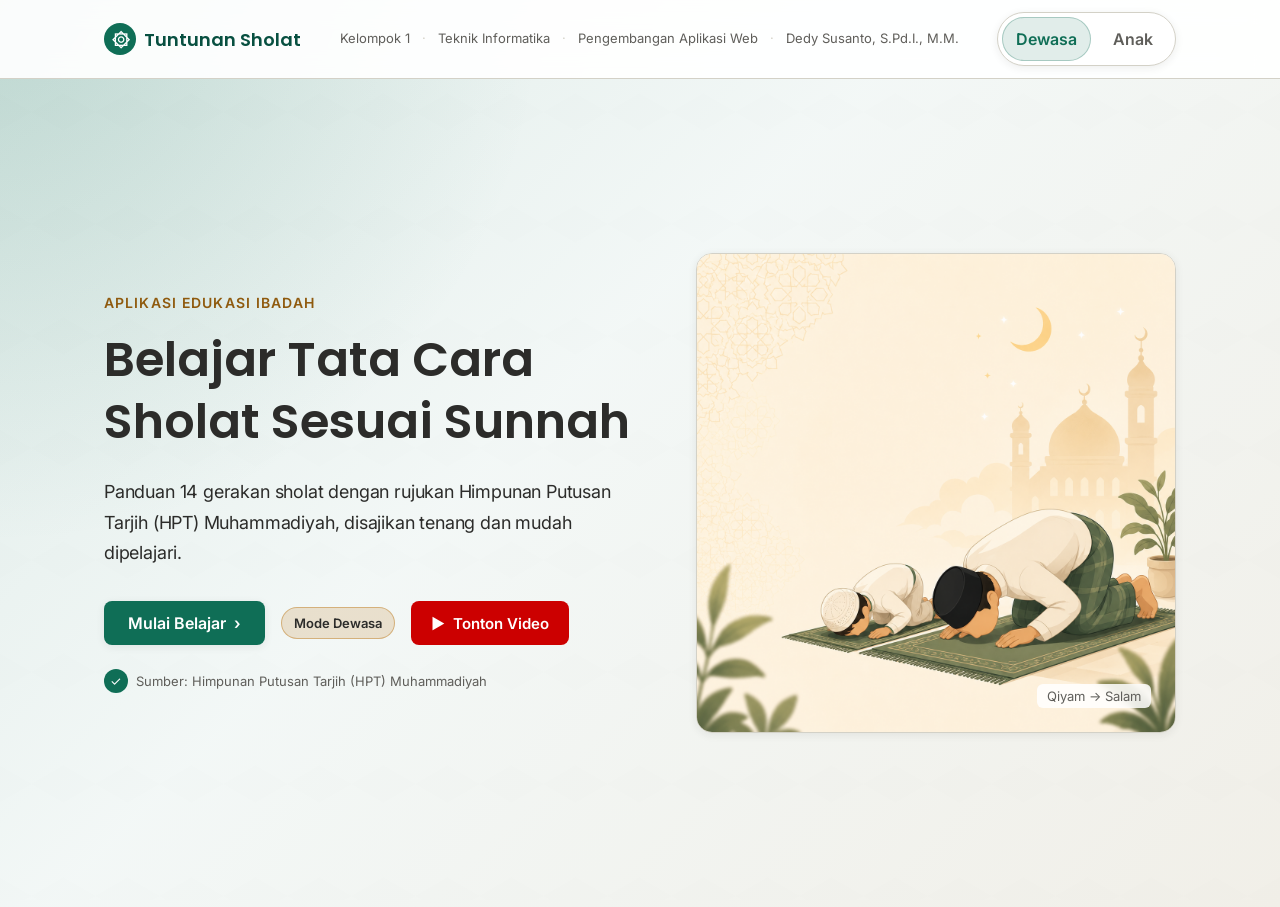
<file: frontend/pages/index.html>
<!DOCTYPE html>
<html lang="id">
<head>
    <meta charset="UTF-8">
    <meta name="viewport" content="width=device-width, initial-scale=1.0">
    <title>Tuntunan Tata Cara Sholat</title>
    <link rel="preconnect" href="https://fonts.googleapis.com">
    <link rel="preconnect" href="https://fonts.gstatic.com" crossorigin>
    <link href="https://fonts.googleapis.com/css2?family=Inter:wght@400;500;600&family=Poppins:wght@600&display=swap" rel="stylesheet">
    <link rel="stylesheet" href="../css/style.css">
</head>
<body>
    <header class="site-header">
        <div class="header-container">
            <a class="brand" href="index.html" aria-label="Beranda Tuntunan Tata Cara Sholat">
                <span class="brand-mark" aria-hidden="true">۞</span>
                <span>Tuntunan Sholat</span>
            </a>

            <div class="group-identity" aria-label="Identitas kelompok">
                <span id="groupName">Kelompok 1</span>
                <span id="groupProgram">Teknik Informatika</span>
                <span id="groupCourse">Pengembangan Aplikasi Web</span>
                <span id="groupLecturer">Dedy Susanto, S.Pd.I., M.M.</span>
            </div>

            <div class="mode-toggle" role="group" aria-label="Pilih mode tampilan">
                <button class="mode-button is-active" type="button" data-mode="dewasa" aria-pressed="true">Dewasa</button>
                <button class="mode-button" type="button" data-mode="anak" aria-pressed="false">Anak</button>
            </div>
        </div>
    </header>

    <main>
        <section class="hero" aria-labelledby="heroTitle">
            <div class="hero-content">
                <p class="eyebrow">Aplikasi edukasi ibadah</p>
                <h1 id="heroTitle">Belajar Tata Cara Sholat Sesuai Sunnah</h1>
                <p class="hero-copy">Panduan 14 gerakan sholat dengan rujukan Himpunan Putusan Tarjih (HPT) Muhammadiyah, disajikan tenang dan mudah dipelajari.</p>

                <div class="hero-actions">
                    <a class="primary-cta" id="startLearning" href="daftar-gerakan.html?kategori=dewasa">Mulai Belajar</a>
                    <span class="active-mode-badge" id="activeModeBadge">Mode Dewasa</span>
                    <a class="video-cta" href="https://youtu.be/QtSj1HQeZ24?si=hwVMtR3OqWu7Eh4Z" target="_blank" rel="noopener" aria-label="Tonton video tutorial sholat">
                        <span aria-hidden="true">▶</span>
                        Tonton Video
                    </a>
                </div>

                <p class="trust-badge">
                    <span aria-hidden="true">✓</span>
                    Sumber: Himpunan Putusan Tarjih (HPT) Muhammadiyah
                </p>
            </div>

            <div class="hero-visual" aria-label="Ilustrasi orang sedang sholat">
                <div class="prayer-card">
                    <img class="prayer-photo" src="../../assets/img/hero-image.png" alt="Placeholder foto gerakan sholat untuk halaman beranda">
                    <p class="visual-caption">Qiyam → Salam</p>
                </div>
            </div>
        </section>
    </main>

    <script src="../js/main.js"></script>
</body>
</html>
</file>
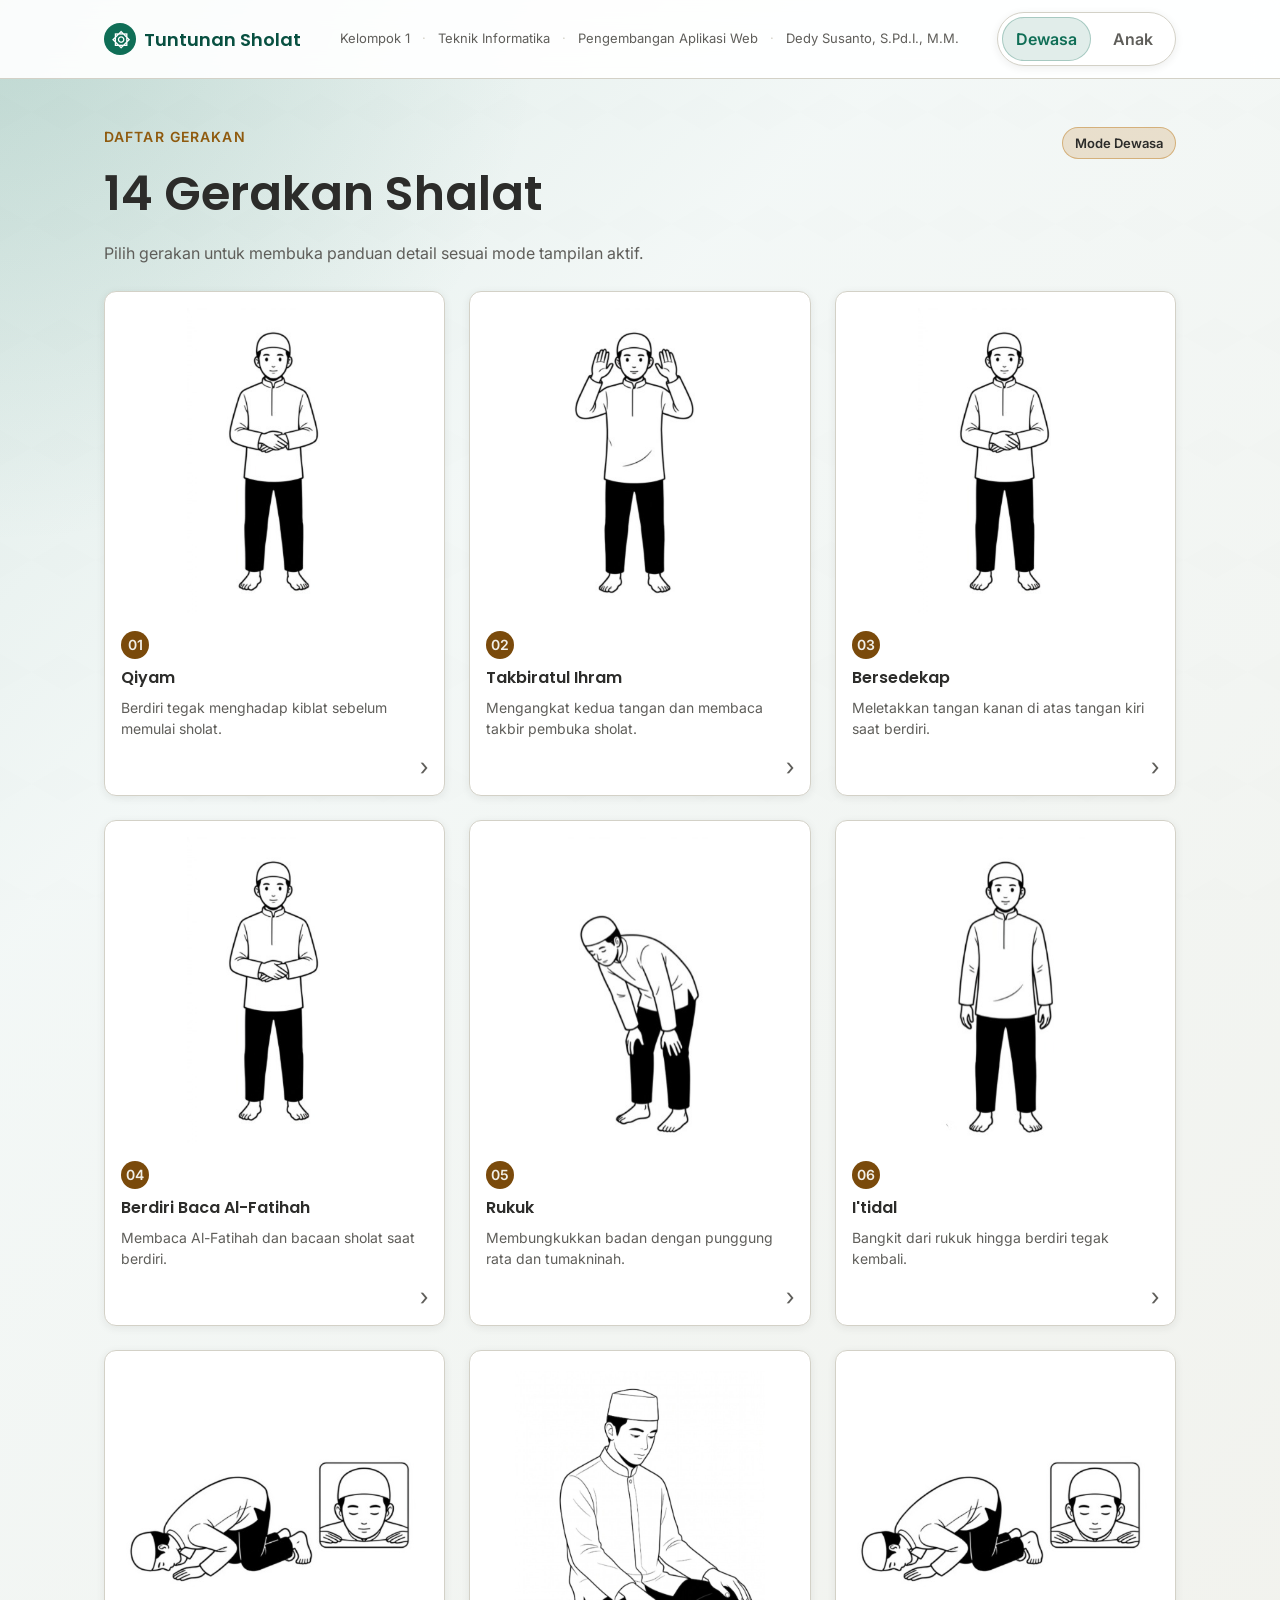
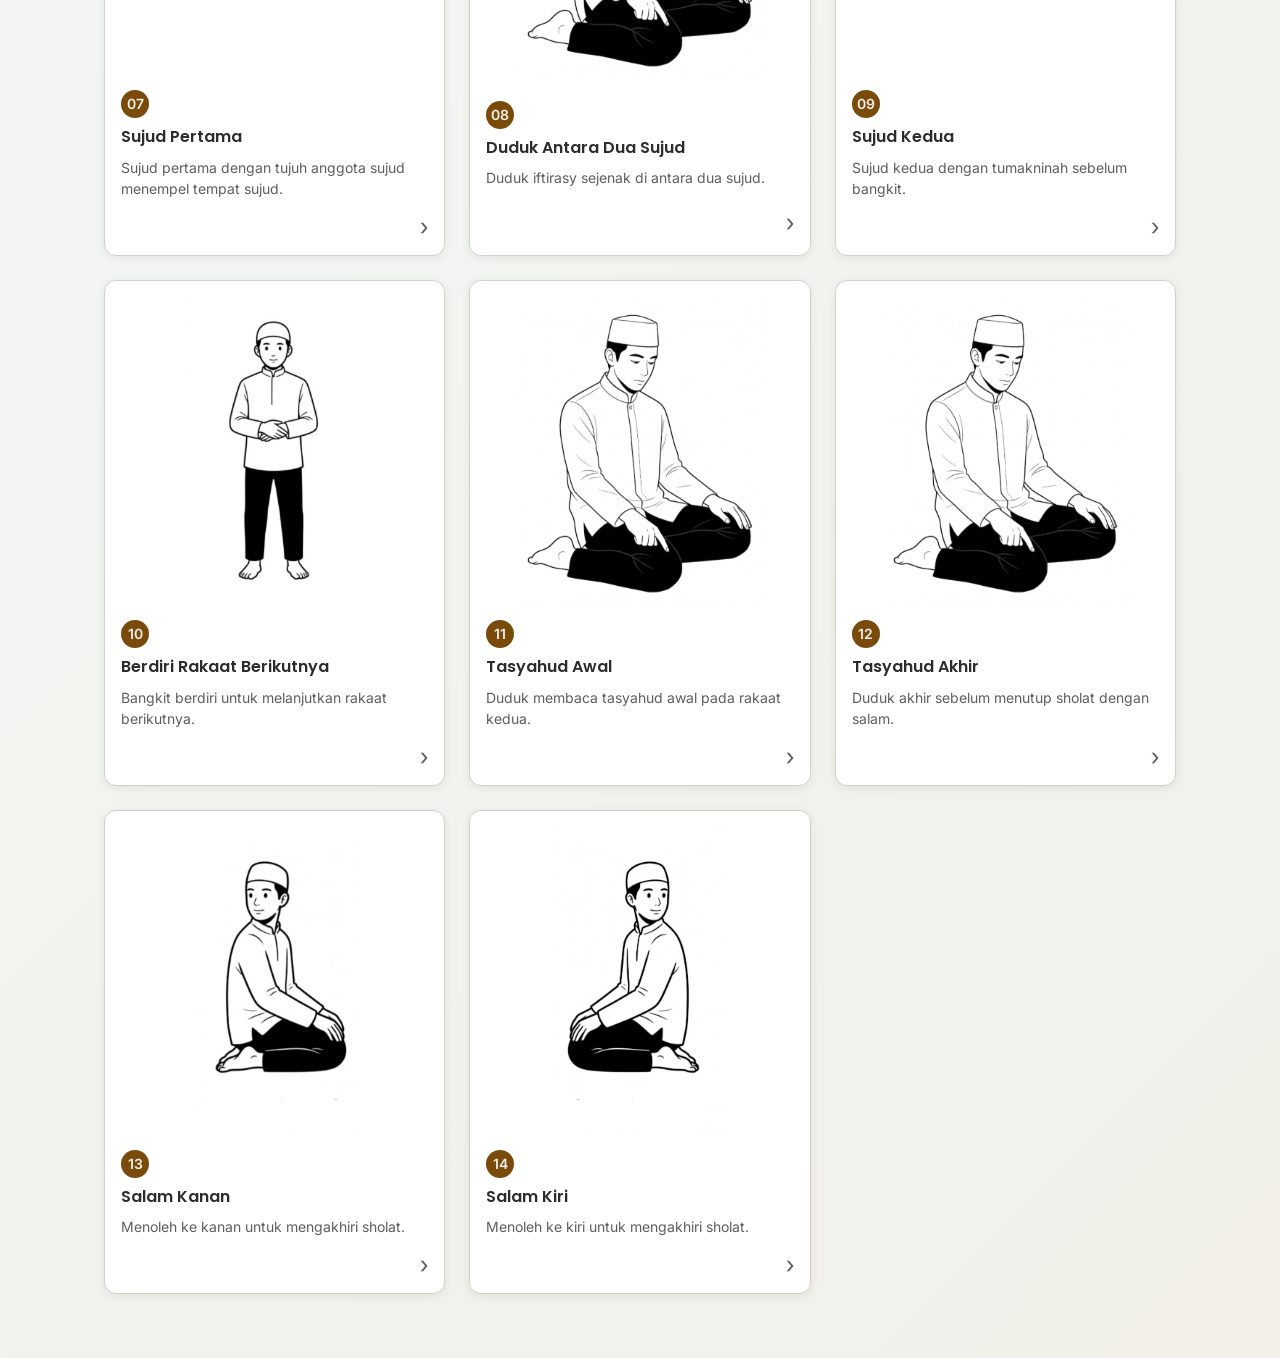
<file: frontend/pages/daftar-gerakan.html>
<!DOCTYPE html>
<html lang="id">
<head>
    <meta charset="UTF-8">
    <meta name="viewport" content="width=device-width, initial-scale=1.0">
    <title>Daftar Gerakan Sholat | Tuntunan Tata Cara Sholat</title>
    <link rel="preconnect" href="https://fonts.googleapis.com">
    <link rel="preconnect" href="https://fonts.gstatic.com" crossorigin>
    <link href="https://fonts.googleapis.com/css2?family=Amiri:wght@400;700&family=Inter:wght@400;500;600&family=Poppins:wght@600&display=swap" rel="stylesheet">
    <link rel="stylesheet" href="../css/style.css">
</head>
<body data-page="daftar-gerakan">
    <header class="site-header">
        <div class="header-container">
            <a class="brand" href="index.html" aria-label="Beranda Tuntunan Tata Cara Sholat">
                <span class="brand-mark" aria-hidden="true">۞</span>
                <span>Tuntunan Sholat</span>
            </a>

            <div class="group-identity" aria-label="Identitas kelompok">
                <span id="groupName">Kelompok 1</span>
                <span id="groupProgram">Teknik Informatika</span>
                <span id="groupCourse">Pengembangan Aplikasi Web</span>
                <span id="groupLecturer">Dedy Susanto, S.Pd.I., M.M.</span>
            </div>

            <div class="mode-toggle" role="group" aria-label="Pilih mode tampilan">
                <button class="mode-button is-active" type="button" data-mode="dewasa" aria-pressed="true">Dewasa</button>
                <button class="mode-button" type="button" data-mode="anak" aria-pressed="false">Anak</button>
            </div>
        </div>
    </header>

    <main class="movement-page">
        <section class="movement-intro" aria-labelledby="movementTitle">
            <div>
                <p class="eyebrow">Daftar gerakan</p>
                <h1 id="movementTitle">14 Gerakan Shalat</h1>
                <p class="movement-copy">Pilih gerakan untuk membuka panduan detail sesuai mode tampilan aktif.</p>
            </div>
            <span class="active-mode-badge" id="activeModeBadge">Mode Dewasa</span>
        </section>

        <section class="movement-shell" aria-label="Daftar kartu gerakan sholat">
            <div class="movement-grid" id="movementGrid" aria-live="polite"></div>
        </section>
    </main>

    <script src="../js/main.js"></script>
</body>
</html>
</file>
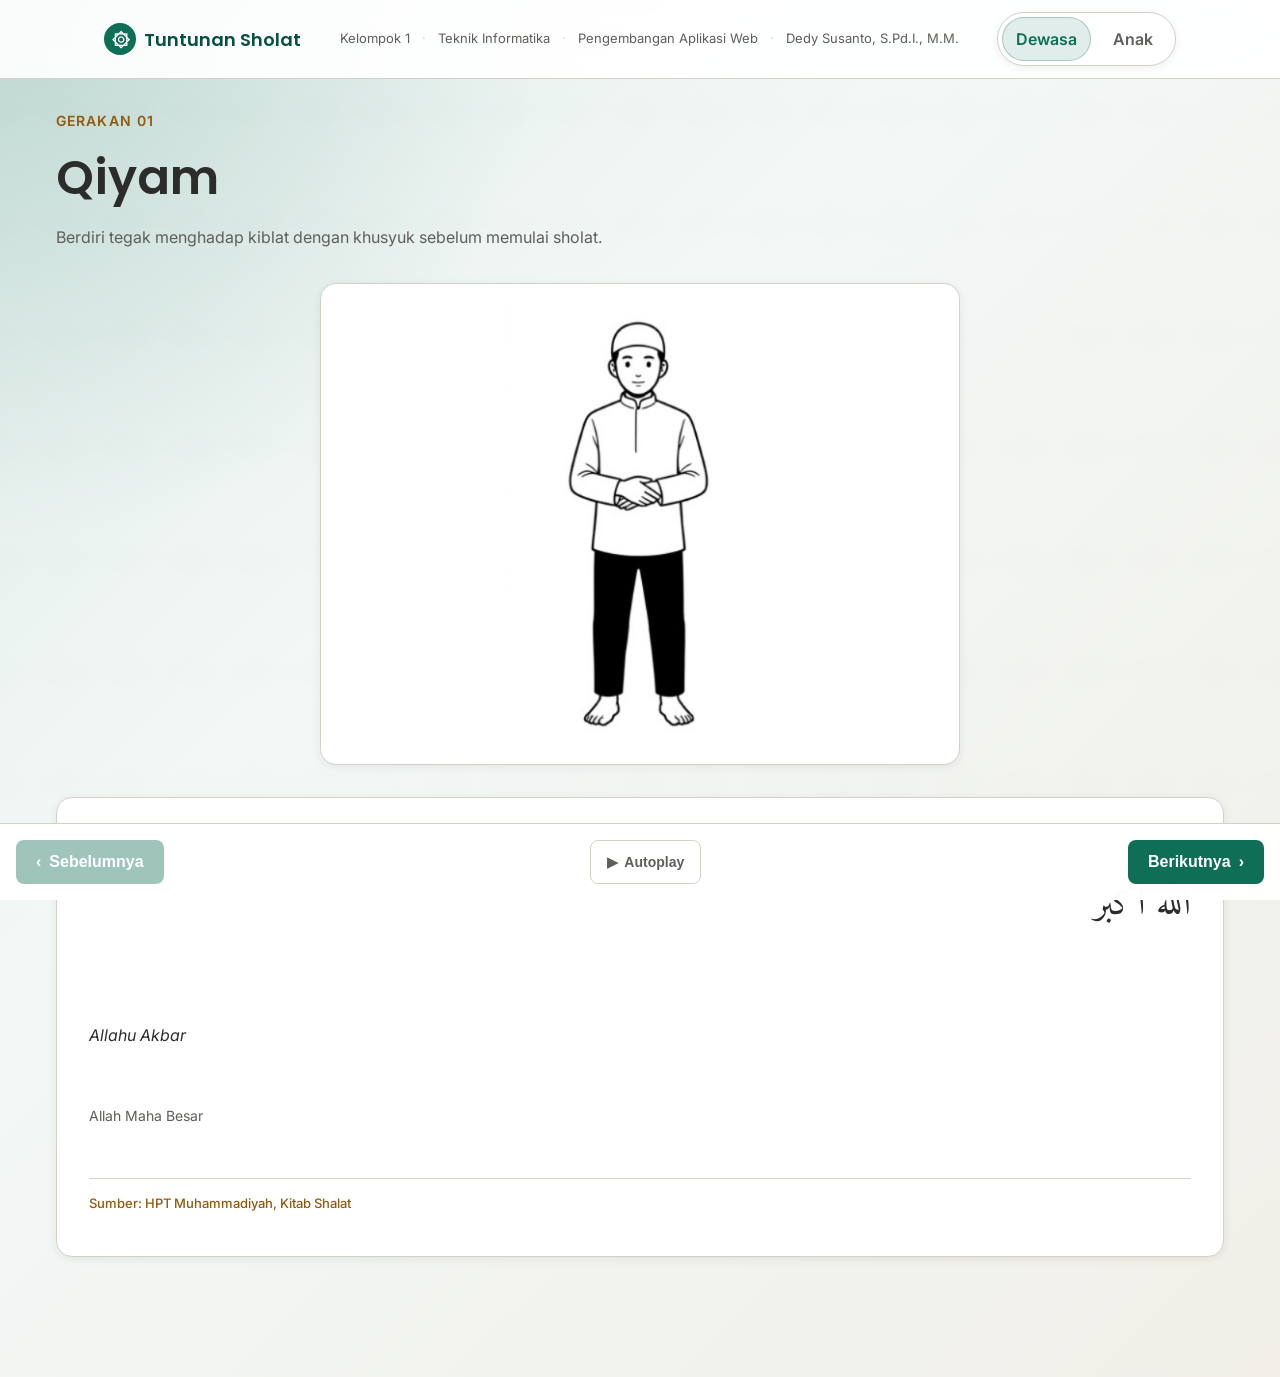
<file: frontend/pages/detail-gerakan.html>
<!DOCTYPE html>
<html lang="id">
<head>
    <meta charset="UTF-8">
    <meta name="viewport" content="width=device-width, initial-scale=1.0">
    <title>Detail Gerakan Sholat | Tuntunan Tata Cara Sholat</title>
    <link rel="preconnect" href="https://fonts.googleapis.com">
    <link rel="preconnect" href="https://fonts.gstatic.com" crossorigin>
    <link href="https://fonts.googleapis.com/css2?family=Amiri:ital,wght@0,400;0,700;1,400&family=Inter:wght@400;500;600&family=Poppins:wght@600&display=swap" rel="stylesheet">
    <link rel="stylesheet" href="../css/style.css">
    <style>
        .detail-page {
            width: min(100%, 1200px);
            padding: 32px 16px 120px;
            margin: 0 auto;
        }

        .detail-container {
            display: grid;
            gap: 32px;
            opacity: 1;
            transition: opacity 200ms ease-in-out;
        }

        .detail-container.is-loading {
            opacity: 0.4;
        }

        .gerakan-image-wrapper {
            position: relative;
            width: 100%;
            max-width: 640px;
            margin: 0 auto;
            overflow: hidden;
            background: #FFFFFF;
            border: 1px solid var(--border);
            border-radius: 16px;
            box-shadow: var(--shadow);
        }

        .gerakan-image {
            display: block;
            width: 100%;
            height: auto;
            min-height: 240px;
            max-height: 480px;
            object-fit: contain;
        }

        .bacaan-section {
            display: grid;
            gap: 24px;
            padding: 32px;
            background: var(--surface);
            border: 1px solid var(--border);
            border-radius: 16px;
            box-shadow: var(--shadow);
        }

        .bacaan-arab {
            font-family: "Amiri", serif;
            font-size: clamp(28px, 4vw, 36px);
            font-weight: 400;
            line-height: 2.2;
            color: var(--text-primary);
            text-align: right;
            direction: rtl;
        }

        .bacaan-latin {
            font-size: 16px;
            font-style: italic;
            line-height: 1.8;
            color: var(--text-primary);
        }

        .bacaan-terjemahan {
            font-size: 14px;
            line-height: 1.7;
            color: var(--text-muted);
        }

        .bacaan-sumber {
            padding-top: 16px;
            font-size: 13px;
            font-weight: 500;
            color: var(--accent);
            border-top: 1px solid var(--border);
        }

        .audio-player {
            display: grid;
            gap: 16px;
            padding: 24px;
            background: rgba(15, 110, 86, 0.04);
            border: 1px solid rgba(15, 110, 86, 0.2);
            border-radius: 12px;
        }

        .audio-controls {
            display: flex;
            gap: 12px;
            align-items: center;
        }

        .audio-btn {
            display: grid;
            width: 48px;
            height: 48px;
            place-items: center;
            font-size: 20px;
            color: var(--surface);
            cursor: pointer;
            background: var(--primary);
            border: 0;
            border-radius: 50%;
            transition: background 150ms ease-out, transform 150ms ease-out;
        }

        .audio-btn:hover {
            background: var(--secondary);
            transform: scale(1.05);
        }

        .audio-btn:disabled {
            opacity: 0.5;
            cursor: not-allowed;
        }

        .audio-progress-wrapper {
            flex: 1;
            display: grid;
            gap: 8px;
        }

        .audio-progress {
            position: relative;
            width: 100%;
            height: 8px;
            cursor: pointer;
            background: rgba(15, 110, 86, 0.15);
            border-radius: 999px;
        }

        .audio-progress-bar {
            position: absolute;
            top: 0;
            left: 0;
            height: 100%;
            background: var(--primary);
            border-radius: 999px;
            transition: width 100ms linear;
        }

        .audio-time {
            display: flex;
            gap: 8px;
            justify-content: space-between;
            font-size: 13px;
            font-weight: 500;
            color: var(--text-muted);
        }

        .video-section {
            text-align: center;
        }

        .video-btn {
            display: inline-flex;
            gap: 8px;
            align-items: center;
            min-height: 44px;
            padding: 12px 24px;
            font-size: 16px;
            font-weight: 600;
            color: var(--primary);
            cursor: pointer;
            background: transparent;
            border: 2px solid var(--primary);
            border-radius: 8px;
            transition: background 150ms ease-out, color 150ms ease-out;
        }

        .video-btn:hover {
            color: var(--surface);
            background: var(--primary);
        }

        .video-modal {
            position: fixed;
            inset: 0;
            z-index: 100;
            display: none;
            place-items: center;
            background: rgba(0, 0, 0, 0.85);
            backdrop-filter: blur(4px);
        }

        .video-modal.is-open {
            display: grid;
        }

        .video-modal-content {
            position: relative;
            width: min(90%, 960px);
            max-height: 90vh;
            background: #000;
            border-radius: 12px;
            box-shadow: 0 24px 48px rgba(0, 0, 0, 0.5);
        }

        .video-close {
            position: absolute;
            top: -48px;
            right: 0;
            width: 40px;
            height: 40px;
            font-size: 24px;
            color: #fff;
            cursor: pointer;
            background: transparent;
            border: 0;
        }

        .video-embed {
            width: 100%;
            aspect-ratio: 16 / 9;
            border-radius: 12px;
        }

        .nav-sticky {
            position: fixed;
            right: 0;
            bottom: 0;
            left: 0;
            z-index: 10;
            display: flex;
            gap: 12px;
            align-items: center;
            justify-content: space-between;
            padding: 16px;
            background: rgba(255, 255, 255, 0.95);
            border-top: 1px solid var(--border);
            backdrop-filter: blur(12px);
        }

        .nav-btn {
            display: inline-flex;
            gap: 8px;
            align-items: center;
            min-height: 44px;
            padding: 12px 20px;
            font-size: 16px;
            font-weight: 600;
            color: var(--surface);
            cursor: pointer;
            background: var(--primary);
            border: 0;
            border-radius: 8px;
            transition: background 150ms ease-out;
        }

        .nav-btn:hover {
            background: var(--secondary);
        }

        .nav-btn:disabled,
        .nav-btn.is-disabled {
            opacity: 0.4;
            cursor: not-allowed;
        }

        .autoplay-toggle {
            display: inline-flex;
            gap: 6px;
            align-items: center;
            min-height: 44px;
            padding: 8px 16px;
            font-size: 14px;
            font-weight: 600;
            color: var(--text-muted);
            cursor: pointer;
            background: transparent;
            border: 1px solid var(--border);
            border-radius: 8px;
            transition: all 150ms ease-out;
        }

        .autoplay-toggle:hover {
            color: var(--primary);
            border-color: var(--primary);
        }

        .autoplay-toggle.is-active {
            color: var(--primary);
            background: rgba(15, 110, 86, 0.12);
            border-color: var(--primary);
        }

        .autoplay-notification {
            position: fixed;
            top: 88px;
            left: 50%;
            z-index: 50;
            padding: 12px 20px;
            font-size: 14px;
            color: var(--text-primary);
            visibility: hidden;
            background: var(--surface);
            border: 1px solid var(--border);
            border-radius: 8px;
            opacity: 0;
            box-shadow: var(--shadow-elevated);
            transform: translate(-50%, -16px);
            transition: all 200ms ease-out;
        }

        .autoplay-notification.is-visible {
            visibility: visible;
            opacity: 1;
            transform: translate(-50%, 0);
        }

        @media (max-width: 768px) {
            .detail-page {
                padding: 24px 16px 120px;
            }

            .bacaan-section {
                padding: 24px 16px;
            }

            .nav-sticky {
                flex-wrap: wrap;
                gap: 8px;
            }

            .nav-btn {
                flex: 1;
                min-width: 120px;
                justify-content: center;
            }

            .autoplay-toggle {
                width: 100%;
                justify-content: center;
            }
        }
    </style>
</head>
<body data-page="detail-gerakan">
    <header class="site-header">
        <div class="header-container">
            <a class="brand" href="index.html" aria-label="Beranda Tuntunan Tata Cara Sholat">
                <span class="brand-mark" aria-hidden="true">۞</span>
                <span>Tuntunan Sholat</span>
            </a>

            <div class="group-identity" aria-label="Identitas kelompok">
                <span id="groupName">Kelompok 1</span>
                <span id="groupProgram">Teknik Informatika</span>
                <span id="groupCourse">Pengembangan Aplikasi Web</span>
                <span id="groupLecturer">Dedy Susanto, S.Pd.I., M.M.</span>
            </div>

            <div class="mode-toggle" role="group" aria-label="Pilih mode tampilan">
                <button class="mode-button is-active" type="button" data-mode="dewasa" aria-pressed="true">Dewasa</button>
                <button class="mode-button" type="button" data-mode="anak" aria-pressed="false">Anak</button>
            </div>
        </div>
    </header>

    <div class="autoplay-notification" id="autoplayNotification" role="status" aria-live="polite"></div>

    <main class="detail-page">
        <div class="detail-container" id="detailContainer">
            <div class="skeleton-card" style="min-height: 400px;"></div>
        </div>
    </main>

    <div class="video-modal" id="videoModal" role="dialog" aria-modal="true" aria-label="Video gerakan sholat">
        <div class="video-modal-content">
            <button class="video-close" id="videoClose" aria-label="Tutup video">&times;</button>
            <div id="videoEmbed"></div>
        </div>
    </div>

    <nav class="nav-sticky" aria-label="Navigasi gerakan">
        <button class="nav-btn" id="prevGerakan" type="button">
            <span aria-hidden="true">‹</span>
            <span>Sebelumnya</span>
        </button>
        <button class="autoplay-toggle" id="autoplayToggle" type="button" aria-pressed="false">
            <span aria-hidden="true">▶</span>
            <span class="autoplay-toggle-text">Autoplay</span>
        </button>
        <button class="nav-btn" id="nextGerakan" type="button">
            <span>Berikutnya</span>
            <span aria-hidden="true">›</span>
        </button>
    </nav>

    <script src="../js/navigation.js"></script>
    <script src="../js/autoplay.js"></script>
    <script>
        const MOCK_GERAKAN = {
            1: {
                id: 1,
                nama: "Qiyam",
                urutan: 1,
                deskripsi: "Berdiri tegak menghadap kiblat dengan khusyuk sebelum memulai sholat.",
                gambar_url: "/assets/img/Qiyam (Dewasa).jpeg",
                video_url: null
            },
            2: {
                id: 2,
                nama: "Takbiratul ihram",
                urutan: 2,
                deskripsi: "Mengangkat kedua tangan dan membaca takbir pembuka sholat.",
                gambar_url: "/assets/img/Takbiratul ihram (Dewasa).jpeg",
                video_url: null
            },
            3: {
                id: 3,
                nama: "Bersedekap",
                urutan: 3,
                deskripsi: "Meletakkan tangan kanan di atas tangan kiri saat berdiri.",
                gambar_url: "/assets/img/Qiyam (Dewasa).jpeg",
                video_url: null
            },
            4: {
                id: 4,
                nama: "Berdiri Baca Al-Fatihah",
                urutan: 4,
                deskripsi: "Membaca Al-Fatihah dan bacaan sholat saat berdiri.",
                gambar_url: "/assets/img/Qiyam (Dewasa).jpeg",
                video_url: null
            },
            5: {
                id: 5,
                nama: "Rukuk",
                urutan: 5,
                deskripsi: "Membungkukkan badan dengan punggung rata dan tumakninah.",
                gambar_url: "/assets/img/Ruku' (Dewasa).jpeg",
                video_url: null
            },
            6: {
                id: 6,
                nama: "I'tidal",
                urutan: 6,
                deskripsi: "Bangkit dari rukuk hingga berdiri tegak kembali.",
                gambar_url: "/assets/img/I'tidal (Dewasa).jpeg",
                video_url: null
            },
            7: {
                id: 7,
                nama: "Sujud Pertama",
                urutan: 7,
                deskripsi: "Sujud pertama dengan tujuh anggota sujud menempel tempat sujud.",
                gambar_url: "/assets/img/Sujud (Dewasa).jpeg",
                video_url: null
            },
            8: {
                id: 8,
                nama: "Duduk Antara Dua Sujud",
                urutan: 8,
                deskripsi: "Duduk iftirasy sejenak di antara dua sujud.",
                gambar_url: "/assets/img/Tahiyat (Dewasa).jpeg",
                video_url: null
            },
            9: {
                id: 9,
                nama: "Sujud Kedua",
                urutan: 9,
                deskripsi: "Sujud kedua dengan tumakninah sebelum bangkit.",
                gambar_url: "/assets/img/Sujud (Dewasa).jpeg",
                video_url: null
            },
            10: {
                id: 10,
                nama: "Berdiri Rakaat Berikutnya",
                urutan: 10,
                deskripsi: "Bangkit berdiri untuk melanjutkan rakaat berikutnya.",
                gambar_url: "/assets/img/Qiyam (Dewasa).jpeg",
                video_url: null
            },
            11: {
                id: 11,
                nama: "Tasyahud Awal",
                urutan: 11,
                deskripsi: "Duduk membaca tasyahud awal pada rakaat kedua.",
                gambar_url: "/assets/img/Tahiyat (Dewasa).jpeg",
                video_url: null
            },
            12: {
                id: 12,
                nama: "Tasyahud Akhir",
                urutan: 12,
                deskripsi: "Duduk akhir sebelum menutup sholat dengan salam.",
                gambar_url: "/assets/img/Tahiyat (Dewasa).jpeg",
                video_url: null
            },
            13: {
                id: 13,
                nama: "Salam Kanan",
                urutan: 13,
                deskripsi: "Menoleh ke kanan untuk mengakhiri sholat.",
                gambar_url: "/assets/img/Salam kanan(Dewasa).jpeg",
                video_url: null
            },
            14: {
                id: 14,
                nama: "Salam Kiri",
                urutan: 14,
                deskripsi: "Menoleh ke kiri untuk mengakhiri sholat.",
                gambar_url: "/assets/img/Salam kiri (Dewasa).jpeg",
                video_url: null
            }
        };

        const MOCK_GERAKAN_ANAK = {
            1: {
                id: 1,
                nama: "Qiyam",
                urutan: 1,
                deskripsi: "Berdiri tegak menghadap kiblat dengan khusyuk sebelum memulai sholat.",
                gambar_url: "/assets/img/Qiyam (Anak).png",
                video_url: null
            },
            2: {
                id: 2,
                nama: "Takbiratul ihram",
                urutan: 2,
                deskripsi: "Mengangkat kedua tangan dan membaca takbir pembuka sholat.",
                gambar_url: "/assets/img/Takbiratul Ihram (Anak).png",
                video_url: null
            },
            3: {
                id: 3,
                nama: "Bersedekap",
                urutan: 3,
                deskripsi: "Meletakkan tangan kanan di atas tangan kiri saat berdiri.",
                gambar_url: "/assets/img/Qiyam (Anak).png",
                video_url: null
            },
            4: {
                id: 4,
                nama: "Berdiri Baca Al-Fatihah",
                urutan: 4,
                deskripsi: "Membaca Al-Fatihah dan bacaan sholat saat berdiri.",
                gambar_url: "/assets/img/Qiyam (Anak).png",
                video_url: null
            },
            5: {
                id: 5,
                nama: "Rukuk",
                urutan: 5,
                deskripsi: "Membungkukkan badan dengan punggung rata dan tumakninah.",
                gambar_url: "/assets/img/Ruku' (Anak).png",
                video_url: null
            },
            6: {
                id: 6,
                nama: "I'tidal",
                urutan: 6,
                deskripsi: "Bangkit dari rukuk hingga berdiri tegak kembali.",
                gambar_url: "/assets/img/I'tidal (Anak).png",
                video_url: null
            },
            7: {
                id: 7,
                nama: "Sujud Pertama",
                urutan: 7,
                deskripsi: "Sujud pertama dengan tujuh anggota sujud menempel tempat sujud.",
                gambar_url: "/assets/img/Sujud (Anak).png",
                video_url: null
            },
            8: {
                id: 8,
                nama: "Duduk Antara Dua Sujud",
                urutan: 8,
                deskripsi: "Duduk iftirasy sejenak di antara dua sujud.",
                gambar_url: "/assets/img/Duduk di antara dua sujud (Anak).png",
                video_url: null
            },
            9: {
                id: 9,
                nama: "Sujud Kedua",
                urutan: 9,
                deskripsi: "Sujud kedua dengan tumakninah sebelum bangkit.",
                gambar_url: "/assets/img/Sujud (Anak).png",
                video_url: null
            },
            10: {
                id: 10,
                nama: "Berdiri Rakaat Berikutnya",
                urutan: 10,
                deskripsi: "Bangkit berdiri untuk melanjutkan rakaat berikutnya.",
                gambar_url: "/assets/img/Takbiratul Ihram (Anak).png",
                video_url: null
            },
            11: {
                id: 11,
                nama: "Tasyahud Awal",
                urutan: 11,
                deskripsi: "Duduk membaca tasyahud awal pada rakaat kedua.",
                gambar_url: "/assets/img/Tahiyat (Anak).png",
                video_url: null
            },
            12: {
                id: 12,
                nama: "Tasyahud Akhir",
                urutan: 12,
                deskripsi: "Duduk akhir sebelum menutup sholat dengan salam.",
                gambar_url: "/assets/img/Tahiyat (Anak).png",
                video_url: null
            },
            13: {
                id: 13,
                nama: "Salam Kanan",
                urutan: 13,
                deskripsi: "Menoleh ke kanan untuk mengakhiri sholat.",
                gambar_url: "/assets/img/Salam Kanan (Anak).png",
                video_url: null
            },
            14: {
                id: 14,
                nama: "Salam Kiri",
                urutan: 14,
                deskripsi: "Menoleh ke kiri untuk mengakhiri sholat.",
                gambar_url: "/assets/img/Salam kiri (Anak).png",
                video_url: null
            }
        };

        const MOCK_BACAAN_BY_ID = {
            1: [{ id: 1, urutan: 1, teks_arab: "\u0627\u0644\u0644\u0647 \u0623\u0643\u0628\u0631", teks_latin: "Allahu Akbar", terjemahan: "Allah Maha Besar", audio_url: null, sumber: "HPT Muhammadiyah, Kitab Shalat" }],
            2: [{ id: 2, urutan: 1, teks_arab: "\u0627\u0644\u0644\u0647 \u0623\u0643\u0628\u0631", teks_latin: "Allahu Akbar", terjemahan: "Allah Maha Besar", audio_url: "../../assets/audio/takbiratul-ihram.mp3", sumber: "HPT Muhammadiyah, Kitab Shalat" }],
            3: [{ id: 3, urutan: 1, teks_arab: "\u0627\u0644\u0644\u0647\u0645 \u0628\u0627\u0639\u062f \u0628\u064a\u0646\u064a \u0648\u0628\u064a\u0646 \u062e\u0637\u0627\u064a\u0627\u064a", teks_latin: "Allahumma baaid baynii wa bayna khotoyaaya", terjemahan: "Ya Allah jauhkanlah aku dari dosa-dosaku", audio_url: "../../assets/audio/iftitah.mp3", sumber: "HPT Muhammadiyah, Kitab Shalat" }],
            4: [{ id: 4, urutan: 1, teks_arab: "\u0628\u0650\u0633\u0652\u0645\u0650 \u0671\u0644\u0644\u064e\u0651\u0647\u0650 \u0671\u0644\u0631\u064e\u0651\u062d\u0652\u0645\u064e\u0670\u0646\u0650 \u0671\u0644\u0631\u064e\u0651\u062d\u0650\u064a\u0645\u0650", teks_latin: "Bismillahirrahmanirrahim", terjemahan: "Dengan nama Allah Yang Maha Pengasih lagi Maha Penyayang", audio_url: "../../assets/audio/alfatihah.mp3", sumber: "HPT Muhammadiyah, Kitab Shalat" }],
            5: [{ id: 5, urutan: 1, teks_arab: "\u0633\u064f\u0628\u0652\u062d\u064e\u0627\u0646\u064e\u0643\u064e \u0671\u0644\u0644\u064e\u0651\u0647\u064f\u0645\u064e\u0651 \u0631\u064e\u0628\u064e\u0651\u0646\u064e\u0627 \u0648\u064e\u0628\u0650\u062d\u064e\u0645\u0652\u062f\u0650\u0643\u064e", teks_latin: "Subhaanakallah humma rabbanaa wa bihamdik", terjemahan: "Maha Suci Engkau ya Allah, dengan memuji-Mu", audio_url: "../../assets/audio/rukuk.mp3", sumber: "HPT Muhammadiyah, Kitab Shalat" }],
            6: [{ id: 6, urutan: 1, teks_arab: "\u0633\u064e\u0645\u0650\u0639\u064e \u0671\u0644\u0644\u064e\u0651\u0647\u064f \u0644\u0650\u0645\u064e\u0646\u0652 \u062d\u064e\u0645\u0650\u062f\u064e\u0647\u064f", teks_latin: "Samiallaahu liman hamidah", terjemahan: "Allah mendengar orang yang memuji-Nya", audio_url: "../../assets/audio/itidal.mp3", sumber: "HPT Muhammadiyah, Kitab Shalat" }],
            7: [{ id: 7, urutan: 1, teks_arab: "\u0633\u064f\u0628\u0652\u062d\u064e\u0627\u0646\u064e\u0643\u064e \u0671\u0644\u0644\u064e\u0651\u0647\u064f\u0645\u064e\u0651 \u0631\u064e\u0628\u064e\u0651\u0646\u064e\u0627", teks_latin: "Subhaanakallah humma rabbanaa", terjemahan: "Maha Suci Engkau ya Allah Tuhan kami", audio_url: "../../assets/audio/sujud1.mp3", sumber: "HPT Muhammadiyah, Kitab Shalat" }],
            8: [{ id: 8, urutan: 1, teks_arab: "\u0671\u0644\u0644\u064e\u0651\u0647\u064f\u0645\u064e\u0651 \u0671\u063a\u0652\u0641\u0650\u0631\u0652 \u0644\u0650\u064a \u0648\u064e\u0671\u0631\u0652\u062d\u064e\u0645\u0652\u0646\u0650\u064a", teks_latin: "Allahummaghfirlii warhamnii", terjemahan: "Ya Allah ampunilah aku dan rahmatilah aku", audio_url: "../../assets/audio/duduk-diantara-sujud.mp3", sumber: "HPT Muhammadiyah, Kitab Shalat" }],
            9: [{ id: 9, urutan: 1, teks_arab: "\u0633\u064f\u0628\u0652\u062d\u064e\u0627\u0646\u064e\u0643\u064e \u0671\u0644\u0644\u064e\u0651\u0647\u064f\u0645\u064e\u0651 \u0631\u064e\u0628\u064e\u0651\u0646\u064e\u0627", teks_latin: "Subhaanakallah humma rabbanaa", terjemahan: "Maha Suci Engkau ya Allah Tuhan kami", audio_url: "../../assets/audio/sujud2.mp3", sumber: "HPT Muhammadiyah, Kitab Shalat" }],
            10: [{ id: 10, urutan: 1, teks_arab: "\u0633\u064f\u0628\u0652\u062d\u064e\u0627\u0646\u064e\u0643\u064e \u0671\u0644\u0644\u064e\u0651\u0647\u064f\u0645\u064e\u0651", teks_latin: "Subhaanakallah humma", terjemahan: "Maha Suci Engkau ya Allah", audio_url: null, sumber: "HPT Muhammadiyah, Kitab Shalat" }],
            11: [{ id: 11, urutan: 1, teks_arab: "\u0671\u0644\u062a\u064e\u0651\u062d\u0650\u064a\u064e\u0651\u0627\u062a\u064f \u0644\u0650\u0644\u064e\u0651\u0647\u0650", teks_latin: "Attahiyyaatu lillaahi", terjemahan: "Segala kehormatan bagi Allah", audio_url: "../../assets/audio/tasyahud-akhir.mp3", sumber: "HPT Muhammadiyah, Kitab Shalat" }],
            12: [{ id: 12, urutan: 1, teks_arab: "\u0671\u0644\u062a\u064e\u0651\u062d\u0650\u064a\u064e\u0651\u0627\u062a\u064f \u0644\u0650\u0644\u064e\u0651\u0647\u0650", teks_latin: "Attahiyyaatu lillaahi", terjemahan: "Segala kehormatan bagi Allah", audio_url: "../../assets/audio/tasyahud-akhir.mp3", sumber: "HPT Muhammadiyah, Kitab Shalat" }],
            13: [{ id: 13, urutan: 1, teks_arab: "\u0671\u0644\u0633\u064e\u0651\u0644\u064e\u0627\u0645\u064f \u0639\u064e\u0644\u064e\u064a\u0652\u0643\u064f\u0645\u0652", teks_latin: "Assalamu alaikum", terjemahan: "Semoga keselamatan atas kalian", audio_url: "../../assets/audio/salam.mp3", sumber: "HPT Muhammadiyah, Kitab Shalat" }],
            14: [{ id: 14, urutan: 1, teks_arab: "\u0671\u0644\u0633\u064e\u0651\u0644\u064e\u0627\u0645\u064f \u0639\u064e\u0644\u064e\u064a\u0652\u0643\u064f\u0645\u0652", teks_latin: "Assalamu alaikum", terjemahan: "Semoga keselamatan atas kalian", audio_url: "../../assets/audio/salam.mp3", sumber: "HPT Muhammadiyah, Kitab Shalat" }]
        };

        function getCurrentGerakanId() {
            const params = new URLSearchParams(window.location.search);
            const id = parseInt(params.get("id"), 10);
            return !isNaN(id) && id >= 1 && id <= 14 ? id : 1;
        }

        function getStoredMode() {
            const params = new URLSearchParams(window.location.search);
            const queryMode = params.get("kategori");
            const storedMode = sessionStorage.getItem("modeTampilan") || localStorage.getItem("modeTampilan");
            return queryMode === "anak" || storedMode === "anak" ? "anak" : "dewasa";
        }

        async function fetchGerakan(id, kategori) {
            try {
                const response = await fetch(`../../backend/api/gerakan.php?id=${id}&kategori=${kategori}`);
                const payload = await response.json();

                if (!response.ok || payload.status !== "success") {
                    throw new Error(payload.message || "Gagal memuat gerakan");
                }

                return payload.data;
            } catch (error) {
                console.warn("Fetch gerakan failed, using mock data:", error);
                const mock = kategori === "anak" ? MOCK_GERAKAN_ANAK : MOCK_GERAKAN;
                return mock[id] || mock[1];
            }
        }

        async function fetchBacaan(gerakanId) {
            try {
                const response = await fetch(`../../backend/api/bacaan.php?id_gerakan=${gerakanId}`);
                const payload = await response.json();

                if (!response.ok || payload.status !== "success") {
                    throw new Error(payload.message || "Gagal memuat bacaan");
                }

                return Array.isArray(payload.data) ? payload.data : [];
            } catch (error) {
                console.warn("Fetch bacaan failed, using mock data:", error);
                return MOCK_BACAAN_BY_ID[gerakanId] || [];
            }
        }

        function renderGerakan(gerakan, mode) {
            const imageHtml = gerakan.gambar_url
                ? `<img class="gerakan-image" src="${gerakan.gambar_url}" alt="Gerakan ${gerakan.nama}">`
                : '<div class="gerakan-image" style="min-height: 320px; display: grid; place-items: center; color: var(--text-muted);">Gambar tidak tersedia</div>';

            const videoHtml = gerakan.video_url
                ? `<div class="video-section">
                       <button class="video-btn" id="openVideoBtn" type="button">
                           <span aria-hidden="true">▶</span>
                           <span>Tonton Video</span>
                       </button>
                   </div>`
                : '';

            return `
                <div>
                    <p class="eyebrow">Gerakan ${String(gerakan.urutan).padStart(2, "0")}</p>
                    <h1>${gerakan.nama}</h1>
                    ${gerakan.deskripsi ? `<p class="movement-copy">${gerakan.deskripsi}</p>` : ''}
                </div>

                <div class="gerakan-image-wrapper">
                    ${imageHtml}
                </div>

                ${videoHtml}
            `;
        }

        function renderBacaan(bacaanList, mode) {
            if (!bacaanList || bacaanList.length === 0) {










                return '<p class="movement-copy" style="color: var(--text-muted);">Tidak ada bacaan untuk gerakan ini.</p>';
            }

            return bacaanList
                .sort((a, b) => a.urutan - b.urutan)
                .map((bacaan, index) => {
                    const showSumber = mode === "dewasa" && bacaan.sumber;

                    const audioHtml = bacaan.audio_url
                        ? `<div class="audio-player">
                               <div class="audio-controls">
                                   <button class="audio-btn" id="playBtn_${index}" type="button" aria-label="Putar audio">▶</button>
                                   <button class="audio-btn" id="replayBtn_${index}" type="button" aria-label="Putar ulang" style="font-size: 16px;">↺</button>
                                   <div class="audio-progress-wrapper">
                                       <div class="audio-progress" id="progress_${index}">
                                           <div class="audio-progress-bar" id="progressBar_${index}"></div>
                                       </div>
                                       <div class="audio-time">
                                           <span id="currentTime_${index}">0:00</span>
                                           <span id="duration_${index}">0:00</span>
                                       </div>
                                   </div>
                               </div>
                               <audio id="audio_${index}" src="${bacaan.audio_url}" preload="metadata"></audio>
                           </div>`
                        : '';

                    return `
                        <div class="bacaan-section">
                            ${bacaan.teks_arab ? `<p class="bacaan-arab">${bacaan.teks_arab}</p>` : ''}
                            ${bacaan.teks_latin ? `<p class="bacaan-latin">${bacaan.teks_latin}</p>` : ''}
                            ${bacaan.terjemahan ? `<p class="bacaan-terjemahan">${bacaan.terjemahan}</p>` : ''}
                            ${showSumber ? `<p class="bacaan-sumber">Sumber: ${bacaan.sumber}</p>` : ''}
                            ${audioHtml}
                        </div>
                    `;
                })
                .join("");
        }

        function formatTime(seconds) {
            if (isNaN(seconds)) return "0:00";
            const mins = Math.floor(seconds / 60);
            const secs = Math.floor(seconds % 60);
            return `${mins}:${secs.toString().padStart(2, "0")}`;
        }

        function setupAudioPlayer(index) {
            const audio = document.getElementById(`audio_${index}`);
            const playBtn = document.getElementById(`playBtn_${index}`);
            const replayBtn = document.getElementById(`replayBtn_${index}`);
            const progress = document.getElementById(`progress_${index}`);
            const progressBar = document.getElementById(`progressBar_${index}`);
            const currentTimeEl = document.getElementById(`currentTime_${index}`);
            const durationEl = document.getElementById(`duration_${index}`);

            if (!audio || !playBtn) return;

            audio.addEventListener("loadedmetadata", () => {
                if (durationEl) {
                    durationEl.textContent = formatTime(audio.duration);
                }
            });

            audio.addEventListener("timeupdate", () => {
                const percent = (audio.currentTime / audio.duration) * 100 || 0;
                if (progressBar) {
                    progressBar.style.width = `${percent}%`;
                }
                if (currentTimeEl) {
                    currentTimeEl.textContent = formatTime(audio.currentTime);
                }
            });

            audio.addEventListener("ended", () => {
                playBtn.textContent = "▶";
                playBtn.setAttribute("aria-label", "Putar audio");
                if (progressBar) {
                    progressBar.style.width = "0%";
                }
            });

            audio.addEventListener("error", () => {
                const notification = document.getElementById("autoplayNotification");
                if (notification) {
                    notification.textContent = "Gagal memuat audio";
                    notification.classList.add("is-visible");
                    setTimeout(() => notification.classList.remove("is-visible"), 3000);
                }
            });

            playBtn.addEventListener("click", () => {
                const allAudios = document.querySelectorAll("audio");
                allAudios.forEach((a, i) => {
                    if (a !== audio && !a.paused) {
                        a.pause();
                        const otherBtn = document.getElementById(`playBtn_${i}`);
                        if (otherBtn) {
                            otherBtn.textContent = "▶";
                            otherBtn.setAttribute("aria-label", "Putar audio");
                        }
                    }
                });

                if (audio.paused) {
                    audio.play();
                    playBtn.textContent = "⏸";
                    playBtn.setAttribute("aria-label", "Jeda audio");
                } else {
                    audio.pause();
                    playBtn.textContent = "▶";
                    playBtn.setAttribute("aria-label", "Putar audio");
                }
            });

            if (replayBtn) {
                replayBtn.addEventListener("click", () => {
                    audio.currentTime = 0;
                    audio.play();
                    playBtn.textContent = "⏸";
                    playBtn.setAttribute("aria-label", "Jeda audio");
                });
            }

            if (progress) {
                progress.addEventListener("click", (e) => {
                    const rect = progress.getBoundingClientRect();
                    const percent = (e.clientX - rect.left) / rect.width;
                    audio.currentTime = percent * audio.duration;
                });
            }

            if (index === 0) {
                audio.id = "bacaanAudio";
            }
        }

        function setupVideoModal(videoUrl) {
            const modal = document.getElementById("videoModal");
            const openBtn = document.getElementById("openVideoBtn");
            const closeBtn = document.getElementById("videoClose");
            const embedContainer = document.getElementById("videoEmbed");

            if (!modal || !openBtn || !videoUrl) return;

            openBtn.addEventListener("click", () => {
                const isYouTube = videoUrl.includes("youtube.com") || videoUrl.includes("youtu.be");

                if (isYouTube) {
                    let videoId = "";
                    if (videoUrl.includes("youtu.be/")) {
                        videoId = videoUrl.split("youtu.be/")[1].split("?")[0];
                    } else if (videoUrl.includes("watch?v=")) {
                        videoId = videoUrl.split("watch?v=")[1].split("&")[0];
                    }

                    embedContainer.innerHTML = `<iframe class="video-embed" src="https://www.youtube.com/embed/${videoId}" frameborder="0" allow="accelerometer; autoplay; clipboard-write; encrypted-media; gyroscope; picture-in-picture" allowfullscreen></iframe>`;
                } else {
                    embedContainer.innerHTML = `<video class="video-embed" controls src="${videoUrl}"></video>`;
                }

                modal.classList.add("is-open");
                document.body.style.overflow = "hidden";
            });

            const closeModal = () => {
                modal.classList.remove("is-open");
                embedContainer.innerHTML = "";
                document.body.style.overflow = "";
            };

            if (closeBtn) {
                closeBtn.addEventListener("click", closeModal);
            }

            modal.addEventListener("click", (e) => {
                if (e.target === modal) {
                    closeModal();
                }
            });

            document.addEventListener("keydown", (e) => {
                if (e.key === "Escape" && modal.classList.contains("is-open")) {
                    closeModal();
                }
            });
        }

        function initModeToggle() {
            const modeButtons = document.querySelectorAll("[data-mode]");
            const currentMode = getStoredMode();
            const badge = document.getElementById("activeModeBadge");

            modeButtons.forEach((button) => {
                const isActive = button.dataset.mode === currentMode;
                button.classList.toggle("is-active", isActive);
                button.setAttribute("aria-pressed", String(isActive));
            });

            if (badge) {
                badge.textContent = "Mode " + (currentMode === "anak" ? "Anak" : "Dewasa");
            }

            modeButtons.forEach((button) => {
                button.addEventListener("click", () => {
                    const mode = button.dataset.mode;
                    sessionStorage.setItem("modeTampilan", mode);
                    localStorage.setItem("modeTampilan", mode);
                    const currentId = getCurrentGerakanId();
                    window.location.href = "detail-gerakan.html?id=" + currentId + "&kategori=" + mode;
                });
            });
        }

        async function loadDetailPage() {
            const container = document.getElementById("detailContainer");
            const gerakanId = getCurrentGerakanId();
            const mode = getStoredMode();

            if (!container) return;

            container.classList.add("is-loading");

            try {
                const [gerakan, bacaanList] = await Promise.all([
                    fetchGerakan(gerakanId, mode),
                    fetchBacaan(gerakanId)
                ]);

                const gerakanHtml = renderGerakan(gerakan, mode);
                const bacaanHtml = renderBacaan(bacaanList, mode);

                container.innerHTML = gerakanHtml + bacaanHtml;
                container.classList.remove("is-loading");

                bacaanList.forEach((_, index) => {
                    setupAudioPlayer(index);
                });

                if (typeof setupAutoplayListeners === "function") {
                    const firstAudio = document.getElementById("bacaanAudio") || document.querySelector("audio");
                    if (firstAudio) {
                        setupAutoplayListeners(firstAudio, gerakanId);
                    }
                }

                if (gerakan.video_url) {
                    setupVideoModal(gerakan.video_url);
                }

                document.title = `${gerakan.nama} | Tuntunan Tata Cara Sholat`;
            } catch (error) {
                console.error("Failed to load detail page:", error);
                container.innerHTML = `
                    <div class="movement-state">
                        <div>
                            <div class="movement-state-icon">!</div>
                            <strong>Gagal memuat detail gerakan</strong>
                            <span>Periksa koneksi atau <a href="javascript:location.reload()">muat ulang halaman</a>.</span>
                        </div>
                    </div>
                `;
                container.classList.remove("is-loading");
            }
        }

function initPage() {
    initModeToggle();
    loadDetailPage();
}

if (document.readyState === "loading") {
    document.addEventListener("DOMContentLoaded", initPage);
} else {
    initPage();
}
    </script>
</body>
</html>
</file>
<file: frontend/css/style.css>
:root {
    --primary: #0F6E56;
    --secondary: #085041;
    --accent: #8F5A0E;
    --accent-strong: #7A4A0B;
    --background: #F1EFE8;
    --surface: #FFFFFF;
    --text-primary: #2C2C2A;
    --text-muted: #5F5E5A;
    --border: #D3D1C7;
    --hover-overlay: rgba(15,110,86,0.08);
    --shadow: 0 2px 8px rgba(44,44,42,0.08);
    --shadow-elevated: 0 6px 16px rgba(44,44,42,0.14);
}

* {
    box-sizing: border-box;
}

html {
    min-height: 100%;
}

body {
    min-height: 100%;
    margin: 0;
    font-family: "Inter", system-ui, -apple-system, BlinkMacSystemFont, "Segoe UI", sans-serif;
    color: var(--text-primary);
    background:
        radial-gradient(circle at top left, rgba(15, 110, 86, 0.16), transparent 34rem),
        linear-gradient(135deg, rgba(15, 110, 86, 0.14) 0, rgba(15, 110, 86, 0.05) 42rem, var(--background) 100%);
}

body::before {
    position: fixed;
    inset: 0;
    z-index: -1;
    content: "";
    background-image:
        linear-gradient(30deg, rgba(15, 110, 86, 0.03) 12%, transparent 12.5%, transparent 87%, rgba(15, 110, 86, 0.03) 87.5%, rgba(15, 110, 86, 0.03)),
        linear-gradient(150deg, rgba(15, 110, 86, 0.03) 12%, transparent 12.5%, transparent 87%, rgba(15, 110, 86, 0.03) 87.5%, rgba(15, 110, 86, 0.03));
    background-size: 64px 112px;
    opacity: 0.22;
}

a {
    color: inherit;
    text-decoration: none;
}

button,
a {
    -webkit-tap-highlight-color: transparent;
}

button:focus-visible,
a:focus-visible {
    outline: 2px solid var(--primary);
    outline-offset: 2px;
}

.site-header {
    position: sticky;
    top: 0;
    z-index: 10;
    background: rgba(255, 255, 255, 0.92);
    border-bottom: 1px solid var(--border);
    backdrop-filter: blur(12px);
}

.header-container {
    display: grid;
    grid-template-columns: auto 1fr auto;
    gap: 24px;
    align-items: center;
    width: min(100%, 1200px);
    min-height: 72px;
    padding: 12px 64px;
    margin: 0 auto;
}

.brand {
    display: inline-flex;
    gap: 8px;
    align-items: center;
    font-family: "Poppins", sans-serif;
    font-size: 18px;
    font-weight: 600;
    color: var(--secondary);
    white-space: nowrap;
}

.brand-mark {
    display: grid;
    width: 32px;
    height: 32px;
    place-items: center;
    color: var(--surface);
    background: var(--primary);
    border-radius: 50%;
}

.group-identity {
    display: flex;
    flex-wrap: wrap;
    gap: 4px 12px;
    justify-content: center;
    font-size: 13px;
    line-height: 1.5;
    color: var(--text-muted);
}

.group-identity span:not(:last-child)::after {
    margin-left: 12px;
    color: var(--border);
    content: "·";
}

.mode-toggle {
    display: inline-flex;
    gap: 4px;
    padding: 4px;
    background: var(--surface);
    border: 1px solid var(--border);
    border-radius: 999px;
    box-shadow: var(--shadow);
}

.mode-button {
    min-width: 76px;
    min-height: 44px;
    padding: 8px 14px;
    font: 600 16px/1 "Inter", sans-serif;
    color: var(--text-muted);
    cursor: pointer;
    background: transparent;
    border: 0;
    border-radius: 999px;
    transition: color 150ms ease-out, background 150ms ease-out, box-shadow 150ms ease-out;
}

.mode-button:hover {
    color: var(--primary);
    background: var(--hover-overlay);
}

.mode-button.is-active {
    color: var(--primary);
    background: rgba(15, 110, 86, 0.12);
    box-shadow: inset 0 0 0 1px rgba(15, 110, 86, 0.28);
}

.hero {
    display: grid;
    grid-template-columns: minmax(0, 1fr) minmax(320px, 480px);
    gap: 64px;
    align-items: center;
    width: min(100%, 1200px);
    min-height: calc(100vh - 72px);
    padding: 64px;
    margin: 0 auto;
}

.hero-content {
    max-width: 620px;
}

.eyebrow {
    margin: 0 0 16px;
    font-size: 14px;
    font-weight: 600;
    line-height: 1.4;
    color: var(--accent);
    letter-spacing: 0.08em;
    text-transform: uppercase;
}

h1 {
    margin: 0;
    font-family: "Poppins", sans-serif;
    font-size: clamp(32px, 5vw, 48px);
    font-weight: 600;
    line-height: 1.3;
    color: var(--text-primary);
}

.hero-copy {
    max-width: 560px;
    margin: 24px 0 0;
    font-size: 18px;
    font-weight: 400;
    line-height: 1.7;
    color: var(--text-primary);
    letter-spacing: -0.01em;
}

.hero-actions {
    display: flex;
    flex-wrap: wrap;
    gap: 16px;
    align-items: center;
    margin-top: 32px;
}

.primary-cta {
    display: inline-flex;
    align-items: center;
    justify-content: center;
    min-height: 44px;
    padding: 12px 24px;
    font-size: 16px;
    font-weight: 600;
    color: var(--surface);
    background: var(--primary);
    border-radius: 8px;
    box-shadow: var(--shadow);
    transition: background 150ms ease-out, box-shadow 150ms ease-out, transform 150ms ease-out;
}

.primary-cta::after {
    margin-left: 8px;
    content: "›";
}

.primary-cta:hover {
    background: var(--secondary);
    box-shadow: var(--shadow-elevated);
    transform: translateY(-1px);
}

.video-cta {
    display: inline-flex;
    gap: 8px;
    align-items: center;
    min-height: 44px;
    padding: 10px 20px;
    font-size: 15px;
    font-weight: 600;
    color: #FFFFFF;
    background: #CC0000;
    border: 0;
    border-radius: 8px;
    text-decoration: none;
    transition: background 150ms ease-out;
}
.video-cta:hover {
    background: #990000;
}

.active-mode-badge {
    display: inline-flex;
    align-items: center;
    min-height: 32px;
    padding: 4px 12px;
    font-size: 13px;
    font-weight: 600;
    color: var(--text-primary);
    background: rgba(186, 117, 23, 0.18);
    border: 1px solid rgba(186, 117, 23, 0.45);
    border-radius: 999px;
    transition: opacity 200ms ease-out, transform 200ms ease-out;
}

.active-mode-badge.is-changing {
    opacity: 0;
    transform: translateY(4px);
}

.trust-badge {
    display: flex;
    gap: 8px;
    align-items: center;
    margin: 24px 0 0;
    font-size: 13px;
    line-height: 1.6;
    color: var(--text-muted);
}

.trust-badge span {
    display: grid;
    flex: 0 0 24px;
    width: 24px;
    height: 24px;
    place-items: center;
    color: var(--surface);
    background: var(--primary);
    border-radius: 50%;
}

.hero-visual {
    animation: heroIn 400ms ease-out both;
}

.prayer-card {
    position: relative;
    display: grid;
    min-height: 440px;
    overflow: hidden;
    place-items: center;
    background: linear-gradient(180deg, #FFFFFF 0%, #F8F5EC 100%);
    border: 1px solid var(--border);
    border-radius: 16px;
    box-shadow: var(--shadow);
}

.prayer-photo {
    width: 100%;
    height: 100%;
    min-height: 440px;
    object-fit: cover;
}

.visual-caption {
    position: absolute;
    right: 24px;
    bottom: 24px;
    margin: 0;
    padding: 4px 10px;
    font-size: 13px;
    color: var(--text-muted);
    background: rgba(255,255,255,0.85);
    border-radius: 6px;
    backdrop-filter: blur(4px);
}

.movement-page {
    width: min(100%, 1200px);
    padding: 32px 16px 48px;
    margin: 0 auto;
}

.movement-intro {
    display: flex;
    gap: 16px;
    align-items: flex-start;
    justify-content: space-between;
    margin-bottom: 24px;
}

.movement-copy {
    max-width: 640px;
    margin: 16px 0 0;
    font-size: 16px;
    font-weight: 400;
    line-height: 1.6;
    color: var(--text-muted);
}

.movement-shell {
    min-height: 320px;
}

.movement-grid {
    display: grid;
    gap: 16px;
    opacity: 1;
    transition: opacity 200ms ease-in-out;
}

.movement-grid.is-changing {
    opacity: 0.35;
}

.movement-card {
    display: grid;
    grid-template-columns: 80px 1fr auto;
    gap: 16px;
    align-items: center;
    min-height: 120px;
    padding: 16px;
    color: var(--text-primary);
    background: var(--surface);
    border: 1px solid var(--border);
    border-radius: 12px;
    box-shadow: var(--shadow);
    transition: box-shadow 150ms ease-out, transform 150ms ease-out, background 150ms ease-out;
}

.movement-card:hover {
    background: var(--surface);
    box-shadow: var(--shadow-elevated);
    transform: translateY(-2px);
}

.movement-card:active {
    transform: scale(0.98);
    transition-duration: 100ms;
}

.movement-thumb {
    width: 80px;
    height: 80px;
    object-fit: contain;
    background: #ffffff;
    border-radius: 10px;
}

.movement-card-body {
    display: grid;
    gap: 8px;
}

/* WCAG contrast: var(--background) on var(--accent-strong) = 6.49:1 */
.movement-order {
    display: inline-grid;
    width: 28px;
    height: 28px;
    place-items: center;
    font-size: 14px;
    font-weight: 600;
    line-height: 1;
    color: var(--background);
    background: var(--accent-strong);
    border-radius: 999px;
}

.movement-name {
    margin: 0;
    font-family: "Poppins", sans-serif;
    font-size: 16px;
    font-weight: 600;
    line-height: 1.4;
}

.movement-description {
    margin: 0;
    font-size: 14px;
    line-height: 1.5;
    color: var(--text-muted);
}

.movement-chevron {
    font-size: 24px;
    line-height: 1;
    color: var(--text-muted);
}

.movement-state {
    display: grid;
    min-height: 320px;
    padding: 32px;
    place-items: center;
    text-align: center;
    color: var(--text-muted);
    background: rgba(255, 255, 255, 0.56);
    border: 1px solid var(--border);
    border-radius: 12px;
}

.movement-state strong {
    display: block;
    margin-bottom: 8px;
    font-family: "Poppins", sans-serif;
    font-size: 20px;
    font-weight: 600;
    color: var(--text-primary);
}

.movement-state-icon {
    margin-bottom: 16px;
    font-size: 40px;
    color: var(--text-muted);
}

.skeleton-card {
    min-height: 120px;
    padding: 16px;
    background: var(--surface);
    border: 1px solid var(--border);
    border-radius: 12px;
    box-shadow: var(--shadow);
}

.skeleton-card,
.skeleton-thumb,
.skeleton-line {
    position: relative;
    overflow: hidden;
}

.skeleton-card::after,
.skeleton-thumb::after,
.skeleton-line::after {
    position: absolute;
    inset: 0;
    content: "";
    background: linear-gradient(90deg, transparent, #F1EFE8, transparent);
    animation: shimmer 1.2s linear infinite;
    transform: translateX(-100%);
}

.skeleton-layout {
    display: grid;
    grid-template-columns: 80px 1fr;
    gap: 16px;
    align-items: center;
}

.skeleton-thumb {
    width: 80px;
    height: 80px;
    background: #E8E6DE;
    border-radius: 10px;
}

.skeleton-content {
    display: grid;
    gap: 10px;
}

.skeleton-line {
    height: 14px;
    background: #E8E6DE;
    border-radius: 999px;
}

.skeleton-line.short {
    width: 40%;
}

.skeleton-line.medium {
    width: 72%;
}

@keyframes shimmer {
    to {
        transform: translateX(100%);
    }
}

@keyframes heroIn {
    from {
        opacity: 0;
        transform: translateY(16px);
    }
    to {
        opacity: 1;
        transform: translateY(0);
    }
}

@media (min-width: 1025px) {
    .movement-page {
        padding: 48px 64px 64px;
    }

    .movement-grid {
        grid-template-columns: repeat(3, minmax(0, 1fr));
        gap: 24px;
    }

    .movement-card,
    .skeleton-layout {
        grid-template-columns: 1fr;
    }

    .movement-thumb,
    .skeleton-thumb {
        width: 100%;
        height: auto;
        aspect-ratio: 1 / 1;
    }

    .movement-chevron {
        justify-self: end;
    }
}

@media (max-width: 1024px) {
    .header-container {
        grid-template-columns: 1fr auto;
        padding: 12px 32px;
    }

    .group-identity {
        grid-column: 1 / -1;
        grid-row: 2;
        justify-content: flex-start;
    }

    .hero {
        grid-template-columns: 1fr;
        gap: 32px;
        padding: 32px;
    }

    .hero-visual {
        order: -1;
    }

    .prayer-card {
        min-height: 320px;
    }

    .movement-page {
        padding: 32px;
    }

    .movement-grid {
        grid-template-columns: repeat(2, minmax(0, 1fr));
    }

    .movement-card,
    .skeleton-layout {
        grid-template-columns: 1fr;
    }

    .movement-thumb,
    .skeleton-thumb {
        width: 100%;
        height: auto;
        aspect-ratio: 1 / 1;
    }

    .movement-chevron {
        justify-self: end;
    }
}

@media (max-width: 480px) {
    body[data-page="detail-gerakan"] {
        padding-bottom: 88px;
    }

    .header-container {
        gap: 12px;
        padding: 8px 16px;
    }

    .brand {
        font-size: 16px;
    }

    .group-identity {
        display: block;
        overflow: hidden;
        font-size: 12px;
        text-overflow: ellipsis;
        white-space: nowrap;
    }

    .group-identity span:not(:first-child) {
        display: none;
    }

    .group-identity span::after {
        display: none;
    }

    .mode-toggle {
        width: 100%;
        grid-column: 1 / -1;
    }

    .mode-button {
        flex: 1;
    }

    .hero {
        min-height: auto;
        padding: 24px 16px 32px;
    }

    .movement-page {
        padding: 24px 16px 32px;
    }

    .movement-intro {
        display: grid;
    }

    .movement-grid {
        grid-template-columns: 1fr;
    }

    .movement-card,
    .skeleton-layout {
        grid-template-columns: 80px 1fr auto;
    }

    .movement-thumb,
    .skeleton-thumb {
        width: 80px;
        height: 80px;
        aspect-ratio: auto;
    }

    .movement-description {
        display: none;
    }

    .prayer-card {
        min-height: 260px;
    }

    .prayer-photo {
        min-height: 260px;
    }

    .hero-actions {
        margin-top: 24px;
    }

    .primary-cta {
        position: fixed;
        right: 16px;
        bottom: 16px;
        left: 16px;
        z-index: 9;
        width: auto;
    }
}
</file>
